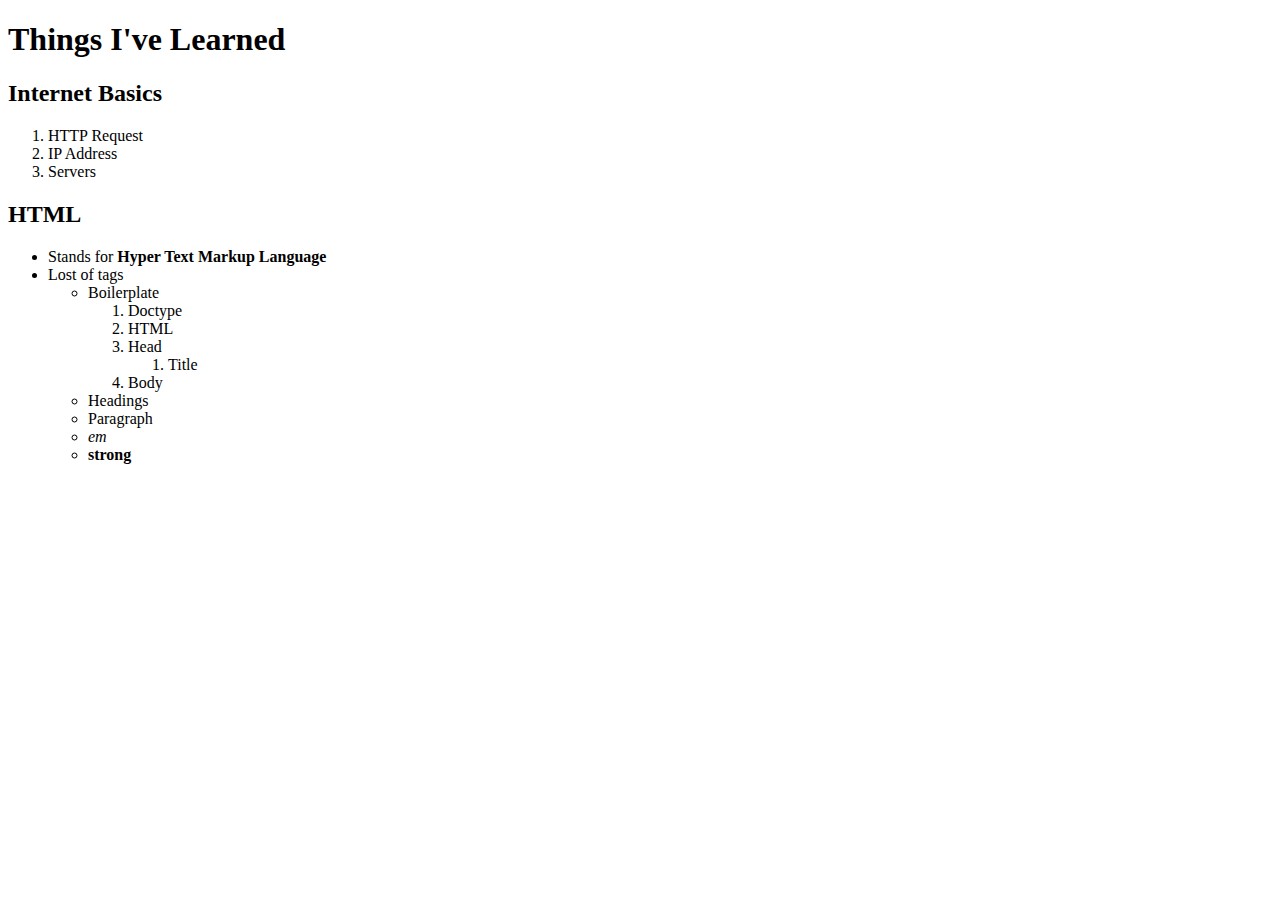
<file: index.html>
<!DOCTYPE html>
<html>
<head>
	<title>Things I've Learned</title>
</head>
<body>
	<h1>Things I've Learned</h1>
	<h2>Internet Basics</h2>
	<ol>
		<li>HTTP Request</li>
		<li>IP Address</li>
		<li>Servers</li>
	</ol>

	<h2>HTML</h2>
	<ul>
		<li>Stands for <strong>Hyper Text Markup Language</strong></li>
		<li>Lost of tags
			<ul>
				<li>Boilerplate
					<ol>
						<li>Doctype</li>
						<li>HTML</li>
						<li>Head
							<ol>
								<li>Title</li>
							</ol>
						</li>
						<li>Body</li>
					</ol>
				</li>
				<li>Headings</li>
				<li>Paragraph</li>
				<li><em>em</em></li>
				<li><strong>strong</strong></li>

			</ul>
		</li>
	</ul>
</body>
</html>
</file>
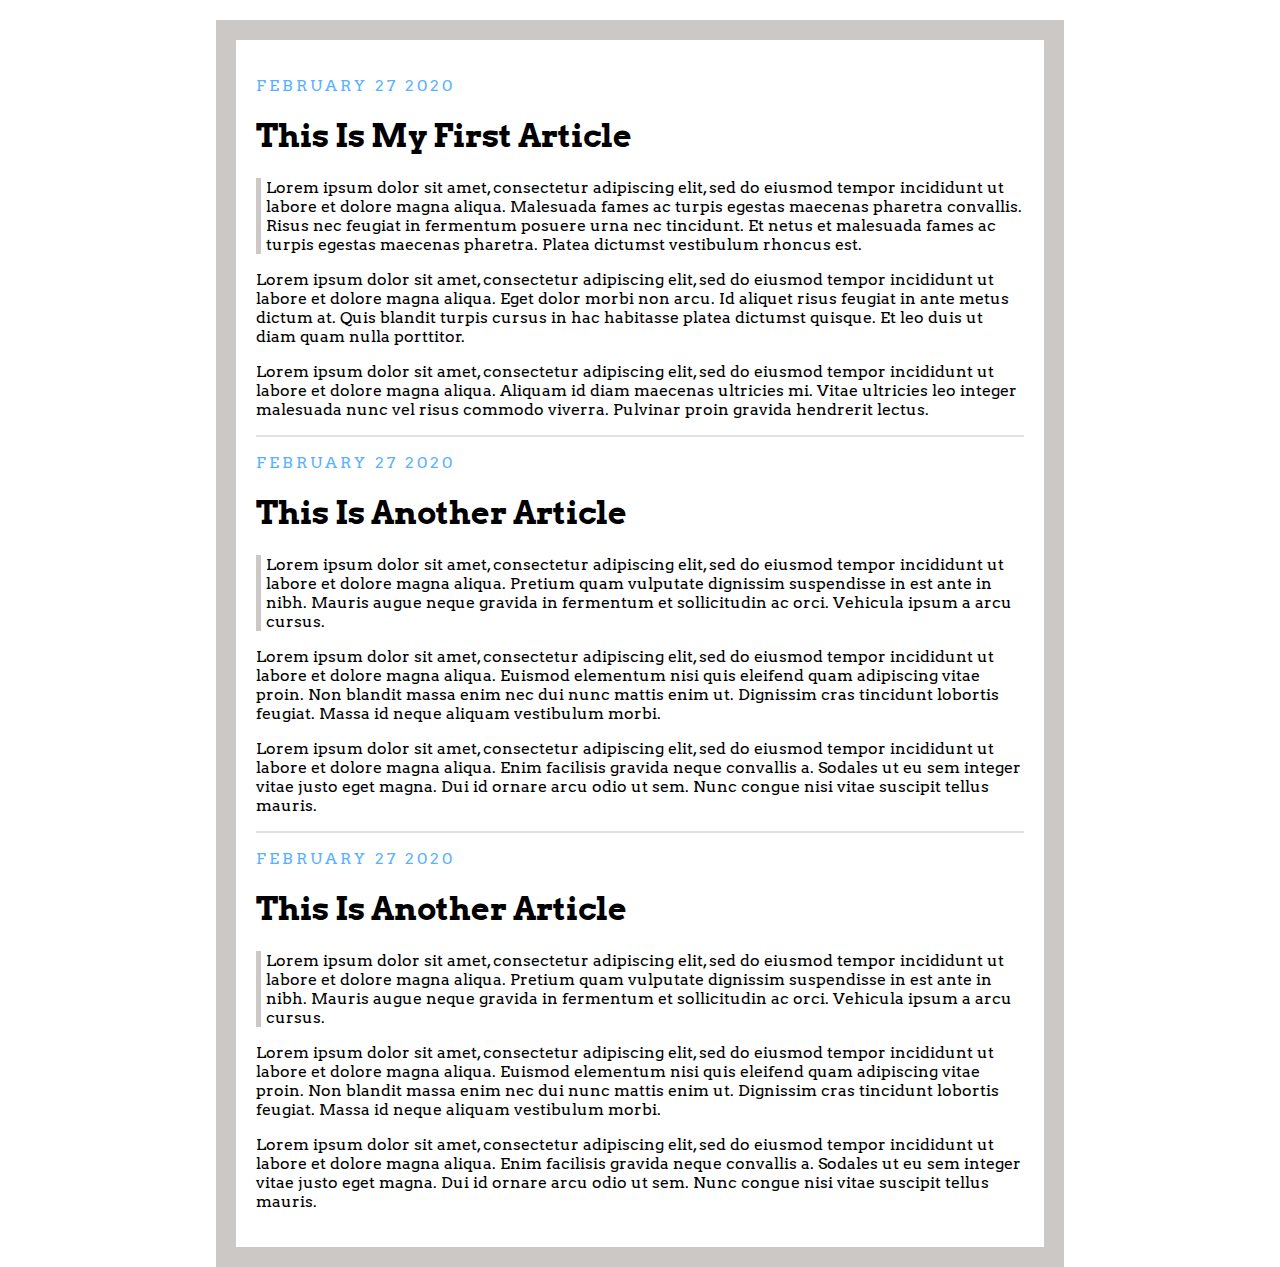
<file: Blog CSS/index.html>
<!DOCTYPE html>
<html>
<head>
	<title>Blog CSS</title>
	<link rel="stylesheet" type="text/css" href="styles.css">
	<link href="https://fonts.googleapis.com/css?family=Arvo&display=swap" rel="stylesheet">
</head>
<body>
	<div class="firstArt">
		<p class="date">february 27 2020</p>
		<h1>This Is My First Article</h1>
		<p class="firstPar">
			Lorem ipsum dolor sit amet, consectetur adipiscing elit, sed do eiusmod tempor incididunt ut labore et dolore magna aliqua. Malesuada fames ac turpis egestas maecenas pharetra convallis. Risus nec feugiat in fermentum posuere urna nec tincidunt. Et netus et malesuada fames ac turpis egestas maecenas pharetra. Platea dictumst vestibulum rhoncus est.
		</p>
		<p>
			Lorem ipsum dolor sit amet, consectetur adipiscing elit, sed do eiusmod tempor incididunt ut labore et dolore magna aliqua. Eget dolor morbi non arcu. Id aliquet risus feugiat in ante metus dictum at. Quis blandit turpis cursus in hac habitasse platea dictumst quisque. Et leo duis ut diam quam nulla porttitor.
		</p>
		<p>
			Lorem ipsum dolor sit amet, consectetur adipiscing elit, sed do eiusmod tempor incididunt ut labore et dolore magna aliqua. Aliquam id diam maecenas ultricies mi. Vitae ultricies leo integer malesuada nunc vel risus commodo viverra. Pulvinar proin gravida hendrerit lectus.
		</p>
	</div>
	<hr>
	<div class="secondArt">
		<p class="date">february 27 2020</p>
		<h1>This Is Another Article</h1>
		<p class="firstPar">
			Lorem ipsum dolor sit amet, consectetur adipiscing elit, sed do eiusmod tempor incididunt ut labore et dolore magna aliqua. Pretium quam vulputate dignissim suspendisse in est ante in nibh. Mauris augue neque gravida in fermentum et sollicitudin ac orci. Vehicula ipsum a arcu cursus.
		</p>
		<p>
			Lorem ipsum dolor sit amet, consectetur adipiscing elit, sed do eiusmod tempor incididunt ut labore et dolore magna aliqua. Euismod elementum nisi quis eleifend quam adipiscing vitae proin. Non blandit massa enim nec dui nunc mattis enim ut. Dignissim cras tincidunt lobortis feugiat. Massa id neque aliquam vestibulum morbi.
		</p>
		<p>
			Lorem ipsum dolor sit amet, consectetur adipiscing elit, sed do eiusmod tempor incididunt ut labore et dolore magna aliqua. Enim facilisis gravida neque convallis a. Sodales ut eu sem integer vitae justo eget magna. Dui id ornare arcu odio ut sem. Nunc congue nisi vitae suscipit tellus mauris.
		</p>
	</div>
	<hr>
	<div class="terdArt">
		<p class="date">february 27 2020</p>
		<h1>This Is Another Article</h1>
		<p class="firstPar">
			Lorem ipsum dolor sit amet, consectetur adipiscing elit, sed do eiusmod tempor incididunt ut labore et dolore magna aliqua. Pretium quam vulputate dignissim suspendisse in est ante in nibh. Mauris augue neque gravida in fermentum et sollicitudin ac orci. Vehicula ipsum a arcu cursus.
		</p>
		<p>
			Lorem ipsum dolor sit amet, consectetur adipiscing elit, sed do eiusmod tempor incididunt ut labore et dolore magna aliqua. Euismod elementum nisi quis eleifend quam adipiscing vitae proin. Non blandit massa enim nec dui nunc mattis enim ut. Dignissim cras tincidunt lobortis feugiat. Massa id neque aliquam vestibulum morbi.
		</p>
		<p>
			Lorem ipsum dolor sit amet, consectetur adipiscing elit, sed do eiusmod tempor incididunt ut labore et dolore magna aliqua. Enim facilisis gravida neque convallis a. Sodales ut eu sem integer vitae justo eget magna. Dui id ornare arcu odio ut sem. Nunc congue nisi vitae suscipit tellus mauris.
		</p>
	</div>

</body>
</html>
</file>
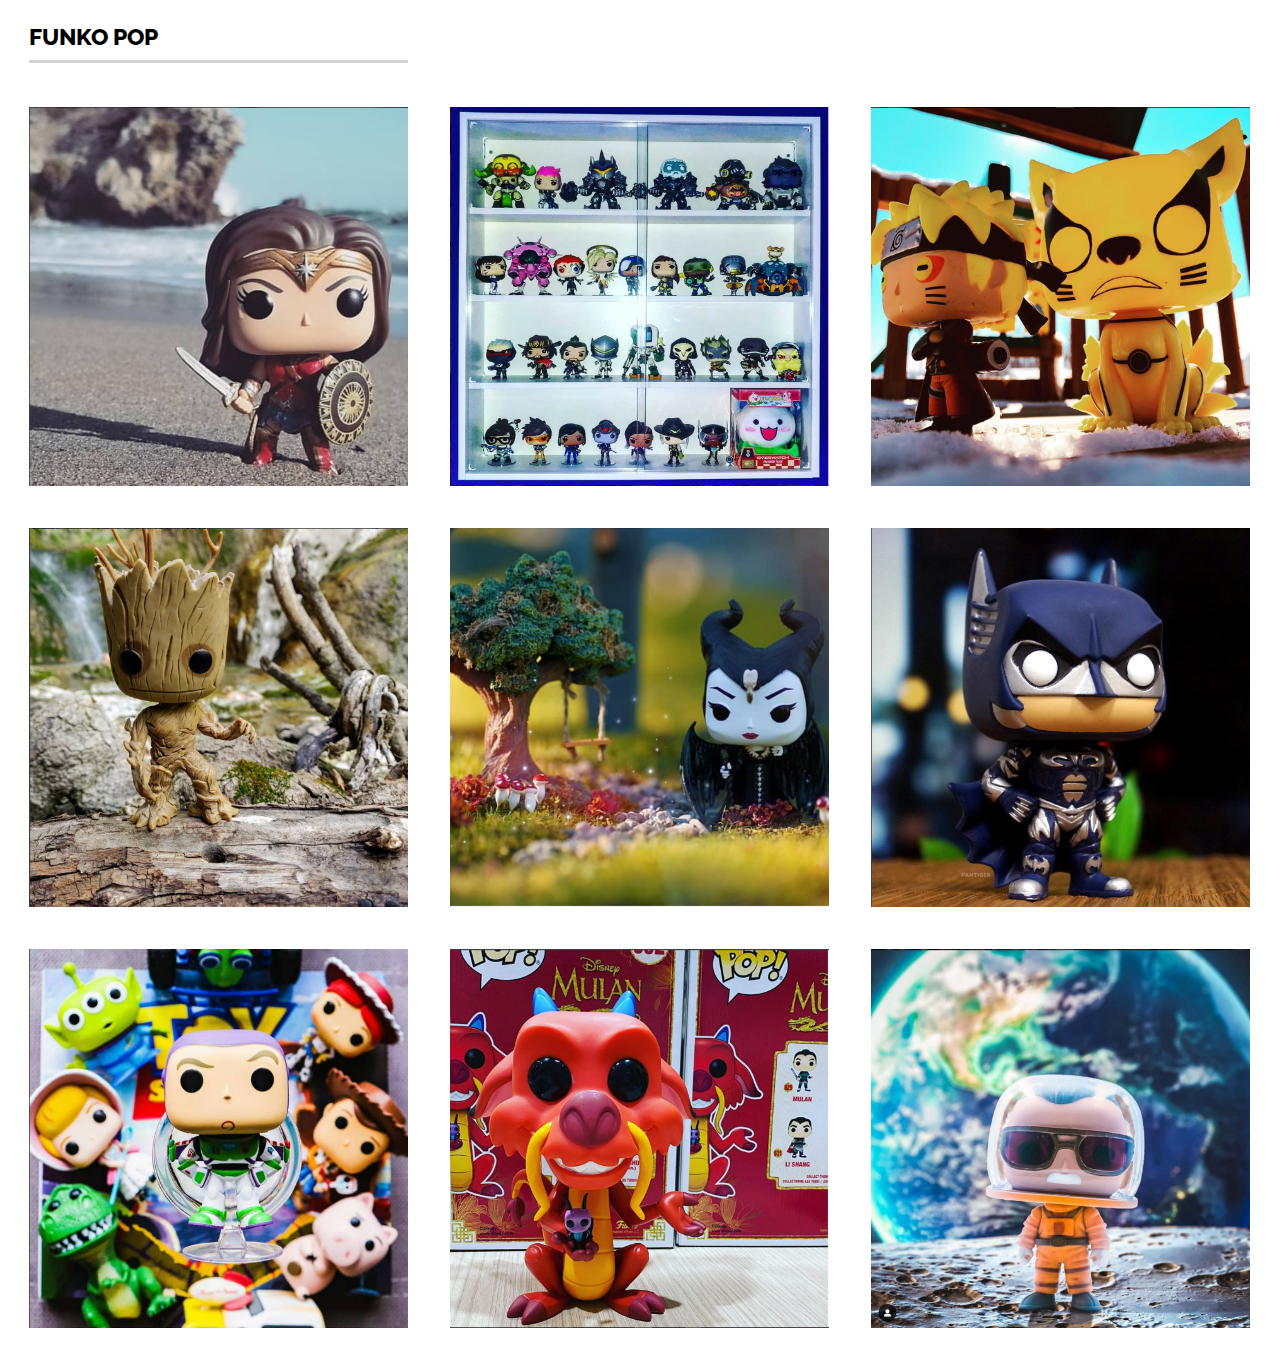
<file: PhotoGallery/index.html>
<!DOCTYPE html>
<html>
<head>
	<title>Photo Blog</title>
	<link rel="stylesheet" type="text/css" href="index.css">
	<link href="https://fonts.googleapis.com/css?family=Raleway:400,800&display=swap" rel="stylesheet">
</head>
<body>
	<p>Funko Pop</p>
	<img src="./Imagenes/wonderwoman.png">
	<img src="./Imagenes/overwatch.png">
	<img src="./Imagenes/naruto.png">
	<img src="./Imagenes/groot.png">
	<img src="./Imagenes/maleficent.png">
	<img src="./Imagenes/batman.png">
	<img src="./Imagenes/toystory.png">
	<img src="./Imagenes/mushu.png">
	<img src="./Imagenes/stanlee.png">
</body>
</html>
</file>
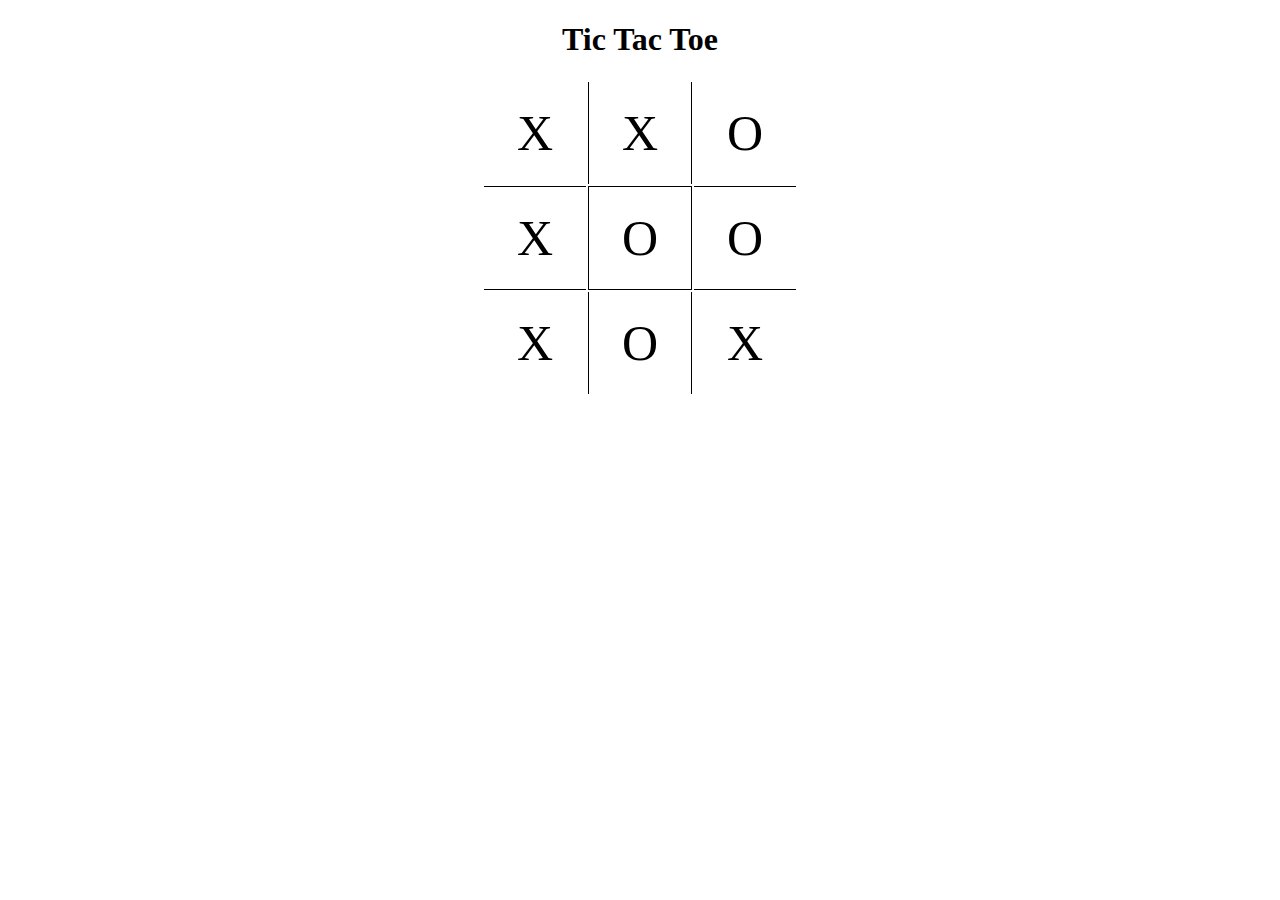
<file: Tic Tac Toe/index.html>
<!DOCTYPE html>
<html>
<head>
	<title>Tic Tac Toe</title>
	<link rel="stylesheet" type="text/css" href="index.css">
</head>
<body>
	<h1>Tic Tac Toe</h1>
	<table>
		<tbody>
			<tr>
				<td>X</td>
				<td class="vertical">X</td>
				<td>O</td>
			</tr>
			<tr>
				<td class="horizontal">X</td>
				<td class="vertical horizontal">O</td>
				<td class="horizontal">O</td>
			</tr>
			<tr>
				<td >X</td>
				<td class="vertical">O</td>
				<td >X</td>
			</tr>
		</tbody>
	</table>

</body>
</html>
</file>
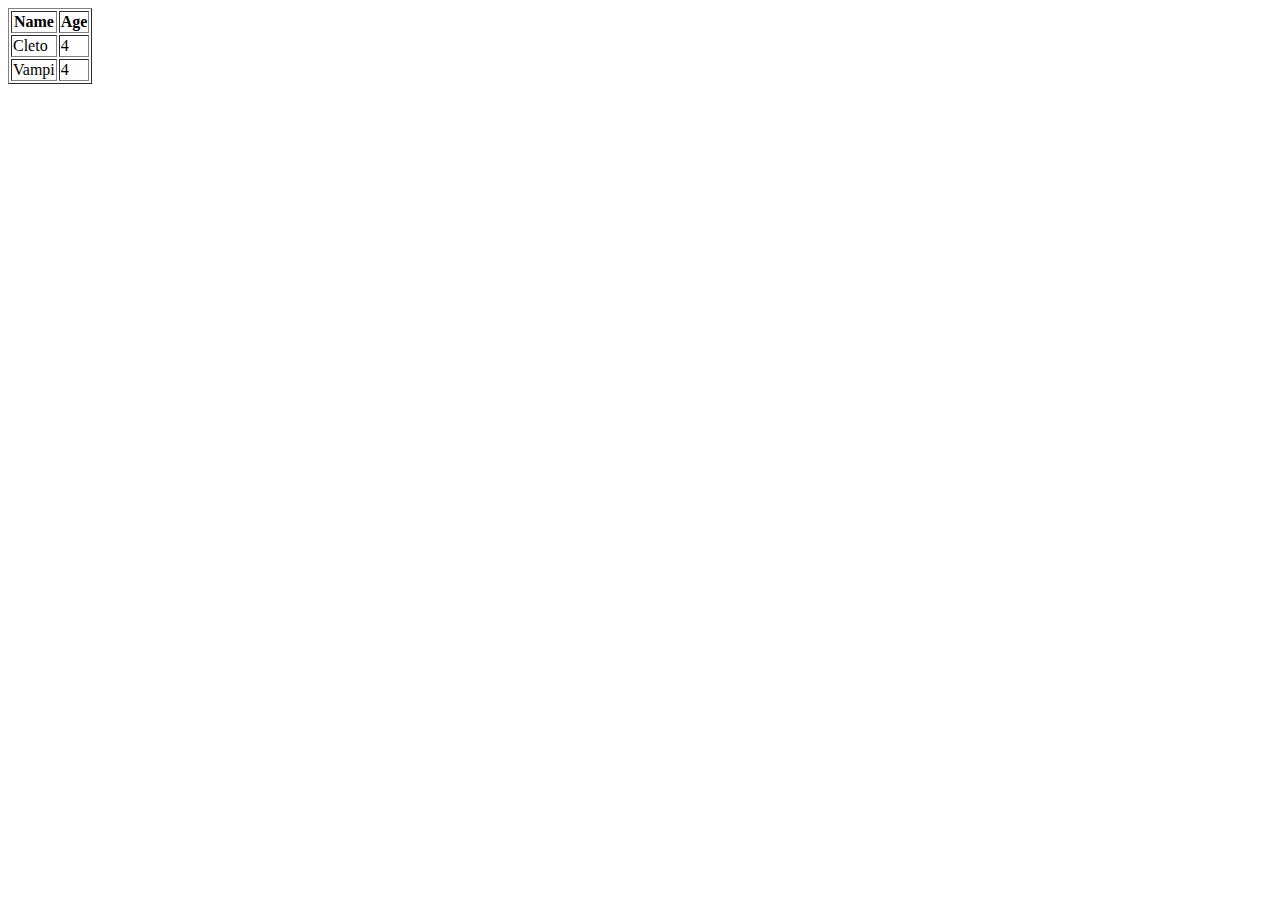
<file: firstPage.html>
<!DOCTYPE html>
<html>
<head>

	<!-- metadata goes in the head -->
	<title> My First Page</title>
</head>
<body>

	<!-- contenido va en el body -->
	<!-- <h1>This is my fisrt tag!!</h1>
	<h2>This is another heading</h2>
	<h6>This is another heading!!</h6> -->

<!-- 
	<p>Lorem Ipsum is <strong>simply dummy text</strong> of the printing and typesetting industry. <em>Lorem Ipsum</em> has been the industry's standard dummy text ever since the 1500s, when an unknown printer took a galley of type and scrambled it to make a type specimen book. It has survived not only five centuries, but also the leap into electronic typesetting, remaining essentially unchanged. It was popularised in the 1960s with the release of Letraset sheets containing Lorem Ipsum passages, and more recently with desktop publishing software like Aldus PageMaker including versions of Lorem Ipsum.</p>
	<p>sñlknlkxnclksnknlcnskn
	cnlsknlknlkncihenalknclknaohsknlknalnsid</p>

	<h4>My color list</h4>
<!-- lista ordenada (numeros)
	<ol>
		<li>Red</li>
		<li>Blue</li>
		<li>Green</li>
		<li>Yellow
			<ul>
				<li>Sunflower</li>
				<li>Banana
					<ol>
						<li>Frozen banana</li>
						<li>Not frozen banana</li>
					</ol>
				</li>
			</ul>
		</li>
	</ol> 

 lista no ordenada (puntos) -->
	<!-- <ul>
		<li><strong>Red</strong></li>
		<li>Blue</li>
		<li>Green</li>
		<li>Yellow</li>
	</ul> --> 

<table border="1">
	<th>Name</th>
	<th>Age</th>
	<tr>
		<td>Cleto</td>
		<td>4</td>
	</tr>
	<tr>
		<td>Vampi</td>
		<td>4</td>
	</tr>
</table>
</body>
</html>
</file>
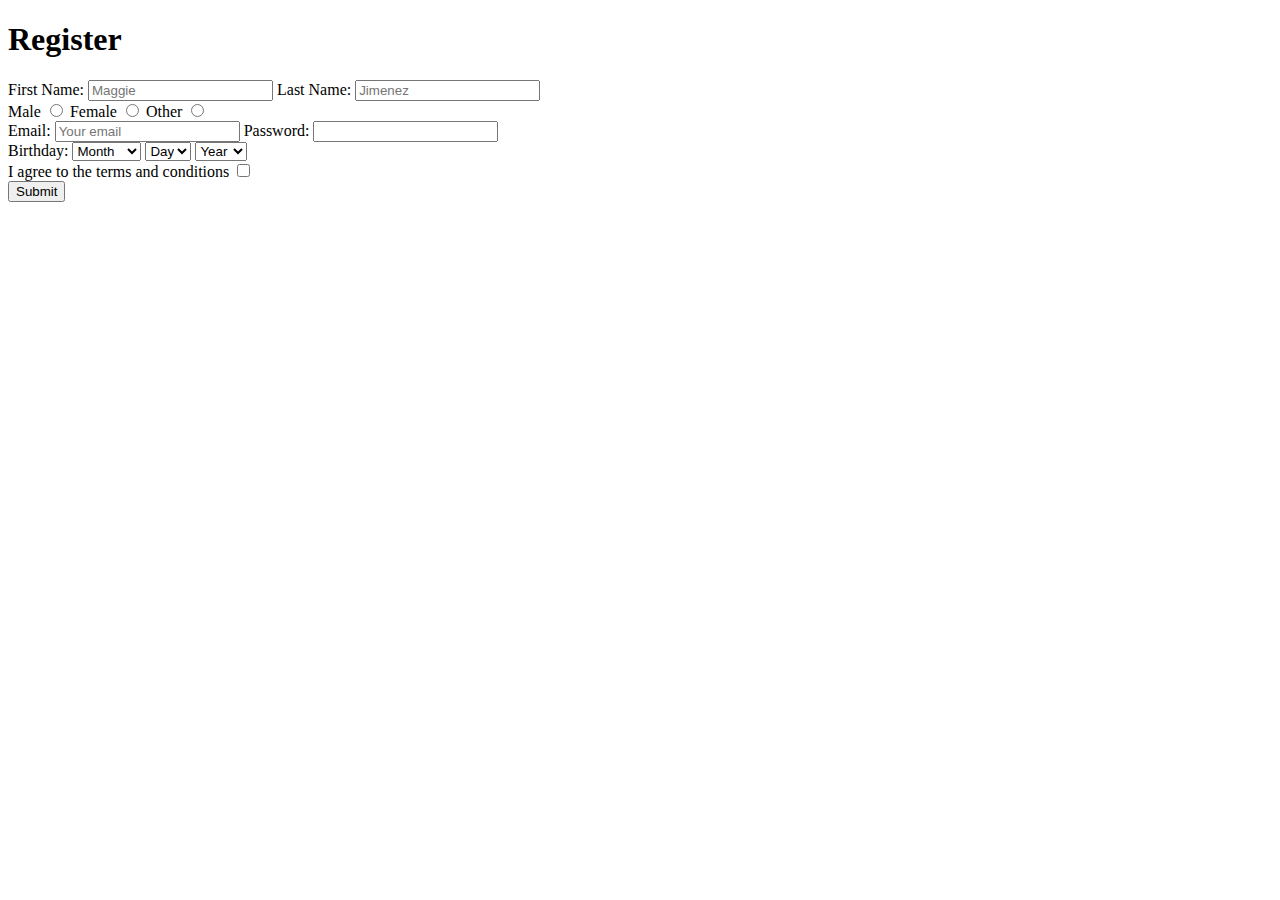
<file: FormExercise.html>
<!DOCTYPE html>
<html>
<head>
	<title>Form Exercise</title>
</head>
<body>
		<h1>Register</h1>

		<form>
			<!-- Inputs del nombre -->
			<label for="firstName">First Name:</label>
			<input id="firstName" type="text" placeholder="Maggie" required="">
			<label for="lastName">Last Name:</label>
			<input id="lastName" type="text" placeholder="Jimenez" required="">
			<div>
			<label for="male">Male</label>
			<input name="gender" id="male" type="radio">
			<label for="female">Female</label>
			<input name="gender" id="female" type="radio">
			<label for="other">Other</label>
			<input name="gender" id="other" type="radio">
			</div>
			

			<!-- Inputs del correo -->
			<div>
				<label for="correo">Email:</label>
				<input id="correo" name="correo" type="email" placeholder="Your email" required="">
				<label for="password">Password:</label>
				<input id="password" type="password" name="password" required="" pattern=".{5,10}" title="5 to 10 characters">
			</div>

			<!-- Inputs del birthday -->
			<div>
				<label for="bday">Birthday: </label>
				<select name="month">
					<option>Month</option>
					<option>Enero</option>
					<option>Febrero</option>
					<option>Marzo</option>
				</select name="day">
				<select>
					<option>Day</option>
					<option>1</option>
					<option>2</option>
					<option>3</option>
					<option>4</option>
					<option>5</option>
					<option>6</option>
					<option>7</option>
					<option>8</option>
					<option>9</option>
					<option>10</option>
				</select name="year">
				<select>
					<option>Year</option>
					<option>2001</option>
					<option>2000</option>
					<option>1999</option>
					<option>1998</option>
					<option>1997</option>
					<option>1996</option>
					<option>1995</option>
				</select>
			</div>

			<!-- Inputs del checkbox -->
			<div>
				<label>I agree to the terms and conditions </label>
				<input type="checkbox" required="">
			</div>

			<input type="submit">
		</form>
</body>
</html>
</file>
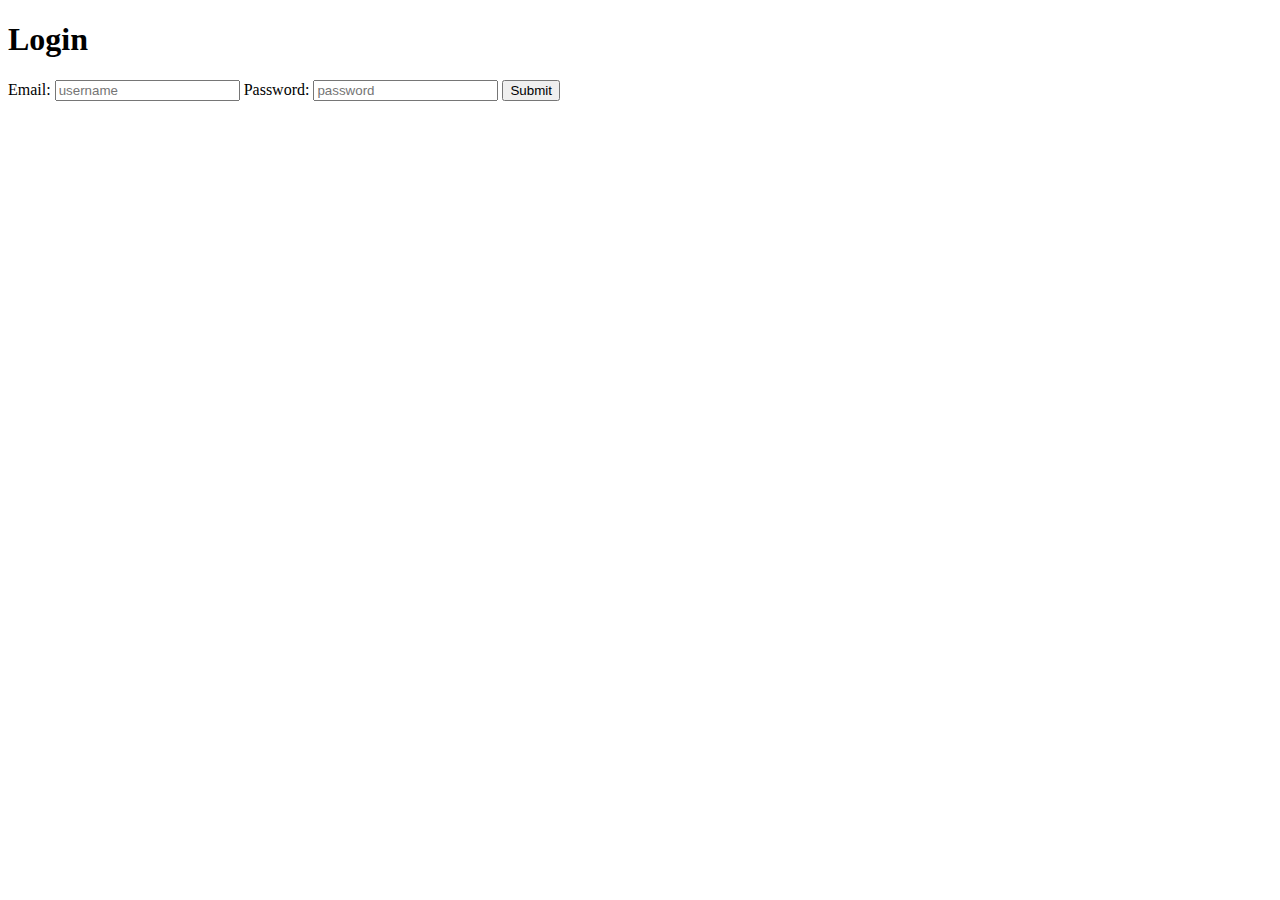
<file: forms.html>
<!DOCTYPE html>
<html>
<head>
	<title>Form Demo</title>
</head>
<body>
	<h1>Login</h1>

	<!-- actions - where the form send data to -->
	<!-- method - what HTTP methos (get/post) -->

	<form>
		<label for="username">Email:</label>
		<input id="username" name="username" type="email" placeholder="username" required="">
		<label for="password">Password: </label>
		<input id="password"name="password" type="password" placeholder="password" required="">
		
		<input type="submit">
	</form>



	

</body>
</html>
</file>
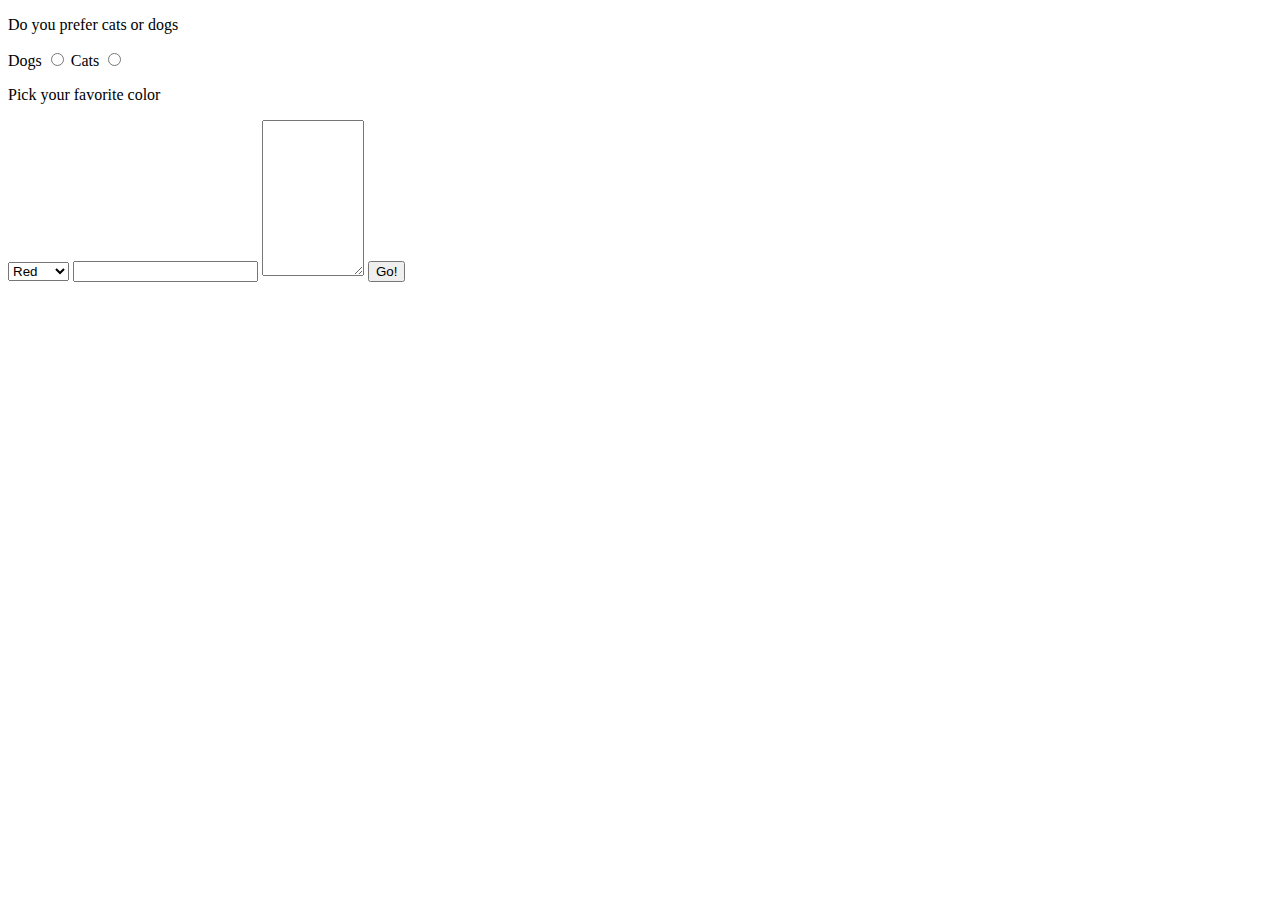
<file: inputs.html>
<!DOCTYPE html>
<html>
<head>
	<title>Inputs Demo</title>
</head>
<body>

<p>Do you prefer cats or dogs</p>

<form>
	<label for="dogs">Dogs</label>
	<input name="petChoice" id= "dogs"type="radio" value="DOGS">

	<label for="cats">Cats</label>
	<input name="petChoice" id="cats"type="radio" value="CATS">

<p>Pick your favorite color</p>
	<select name="color">
		<option>Red</option>
		<option>Blue</option>
		<option>Pink</option>
		<option>White</option>
		<option>Balck</option>
		<option>Purple</option>
	</select>

	<input type="text">
	<textarea name="paragraph " rows="10" cols="10"></textarea>

	<button>Go!</button>
</form>


</body>
</html>
</file>
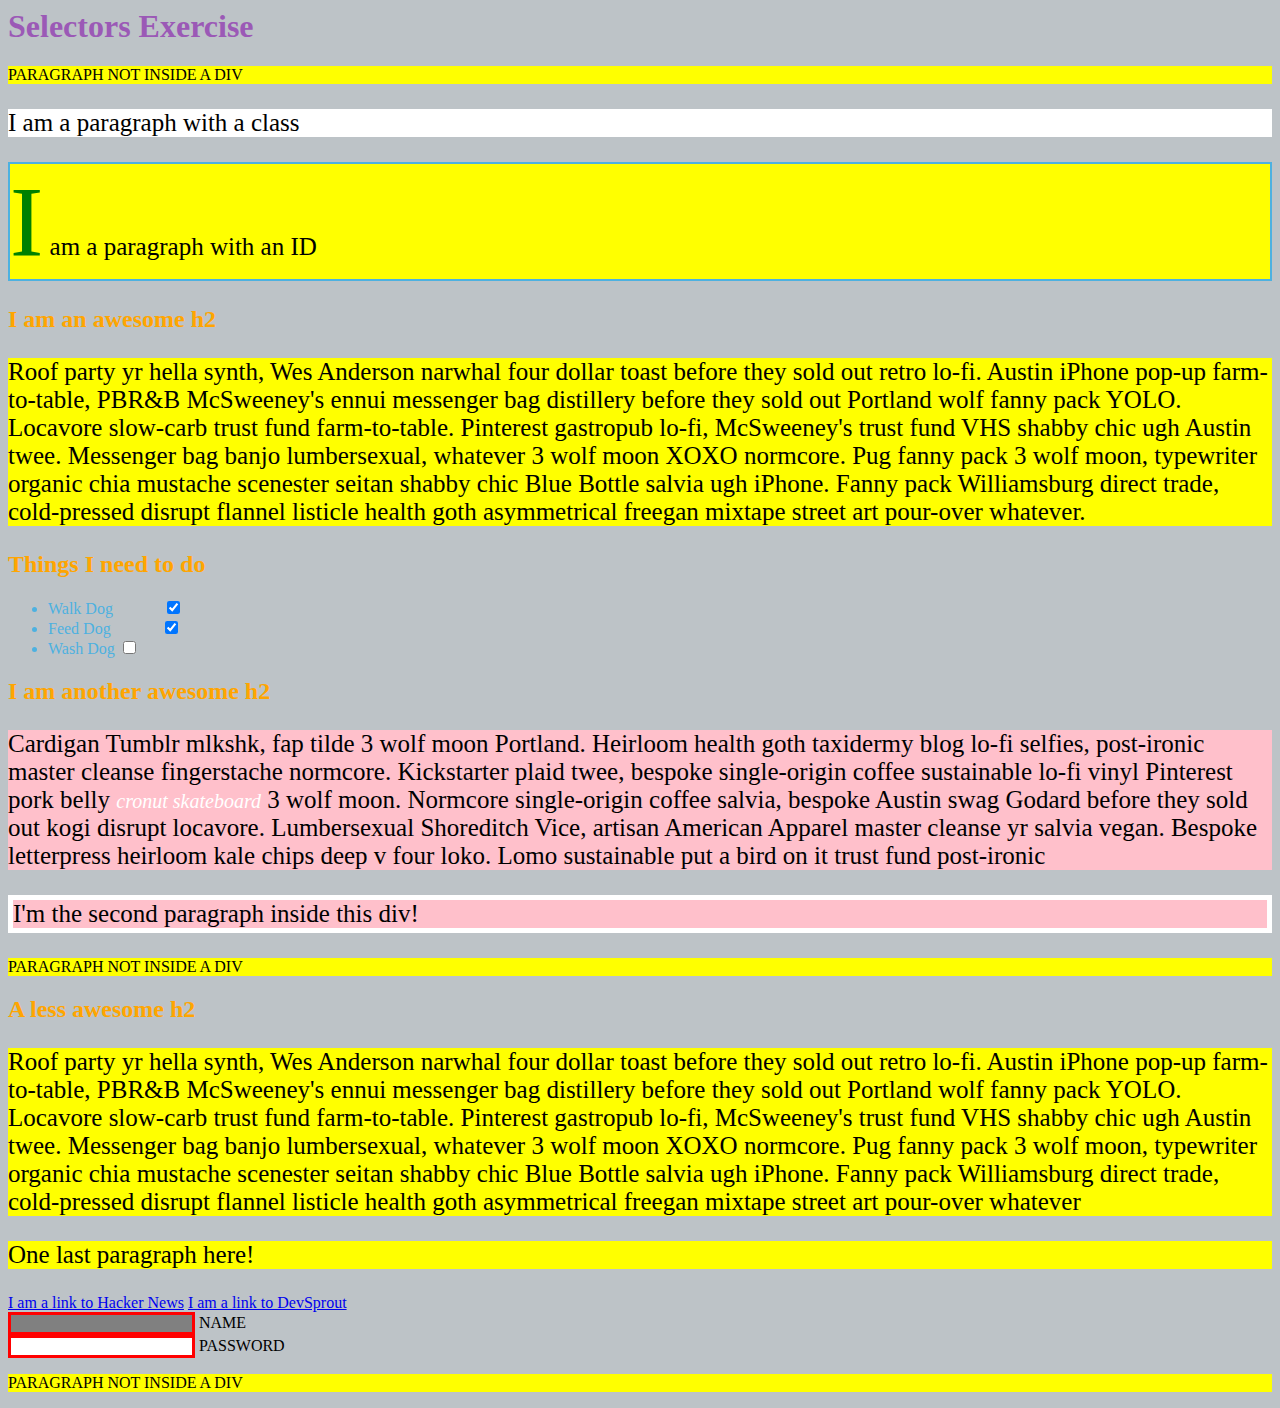
<file: 09_Selector_Exercise_Starter/selectorsExercise.html>
<html>
<head>
  <meta charset="UTF-8">
  <title>Selectors Exercise</title>
  <link rel="stylesheet" type="text/css" href="selectors.css">
</head>
<body>
  <h1>Selectors Exercise</h1>

<p>PARAGRAPH NOT INSIDE A DIV</p>

<div>
  <p class="hello">I am a paragraph with a class</p>
  <p id="special">I am a paragraph with an ID</p>

  <h2>I am an awesome h2</h2>
  
  
  <p>Roof party yr hella synth, Wes Anderson narwhal four dollar toast before they sold out retro lo-fi. Austin iPhone pop-up farm-to-table, PBR&B McSweeney's ennui messenger bag distillery before they sold out Portland wolf fanny pack YOLO. Locavore slow-carb trust fund farm-to-table. Pinterest gastropub lo-fi, McSweeney's trust fund VHS shabby chic ugh Austin twee. Messenger bag banjo lumbersexual, whatever 3 wolf moon XOXO normcore. Pug fanny pack 3 wolf moon, typewriter organic chia mustache scenester seitan shabby chic Blue Bottle salvia ugh iPhone. Fanny pack Williamsburg direct trade, cold-pressed disrupt flannel listicle health goth asymmetrical freegan mixtape street art pour-over whatever.</p>

</div>

<div>
  <h2>Things I need to do</h2>

  <ul>
    <li>Walk Dog <input type="checkbox" checked> </li>
    <li>Feed Dog <input type="checkbox" checked> </li>
    <li>Wash Dog <input type="checkbox"></li>
  </ul>
</div>

<div>
  <h2>I am another awesome h2</h2>

  <p>Cardigan Tumblr mlkshk, fap tilde 3 wolf moon Portland. Heirloom health goth taxidermy blog lo-fi selfies, post-ironic master cleanse fingerstache normcore. Kickstarter plaid twee, bespoke single-origin coffee sustainable lo-fi vinyl Pinterest pork belly <em>cronut skateboard</em> 3 wolf moon. Normcore single-origin coffee salvia, bespoke Austin swag Godard before they sold out kogi disrupt locavore. Lumbersexual Shoreditch Vice, artisan American Apparel master cleanse yr salvia vegan. Bespoke letterpress heirloom kale chips deep v four loko. Lomo sustainable put a bird on it trust fund post-ironic</p>

  <p>I'm the second paragraph inside this div!</p>
</div>

<p>PARAGRAPH NOT INSIDE A DIV</p>


<div>
  <h2>A less awesome h2</h2>

  <p>Roof party yr hella synth, Wes Anderson narwhal four dollar toast before they sold out retro lo-fi. Austin iPhone pop-up farm-to-table, PBR&B McSweeney's ennui messenger bag distillery before they sold out Portland wolf fanny pack YOLO. Locavore slow-carb trust fund farm-to-table. Pinterest gastropub lo-fi, McSweeney's trust fund VHS shabby chic ugh Austin twee. Messenger bag banjo lumbersexual, whatever 3 wolf moon XOXO normcore. Pug fanny pack 3 wolf moon, typewriter organic chia mustache scenester seitan shabby chic Blue Bottle salvia ugh iPhone. Fanny pack Williamsburg direct trade, cold-pressed disrupt flannel listicle health goth asymmetrical freegan mixtape street art pour-over whatever</p>

  <p>One last paragraph here!</p>

  <a href="https://news.ycombinator.com/">I am a link to Hacker News</a>
  <a href="https://www.devsprout.io">I am a link to DevSprout</a>
  <br>

  <input type="text" name="name" /><label> Name</label><br/>
  <input type="password" name="password" /><label> Password</label><br/>

</div>

<p>PARAGRAPH NOT INSIDE A DIV</p>

</body>
</html>
</file>
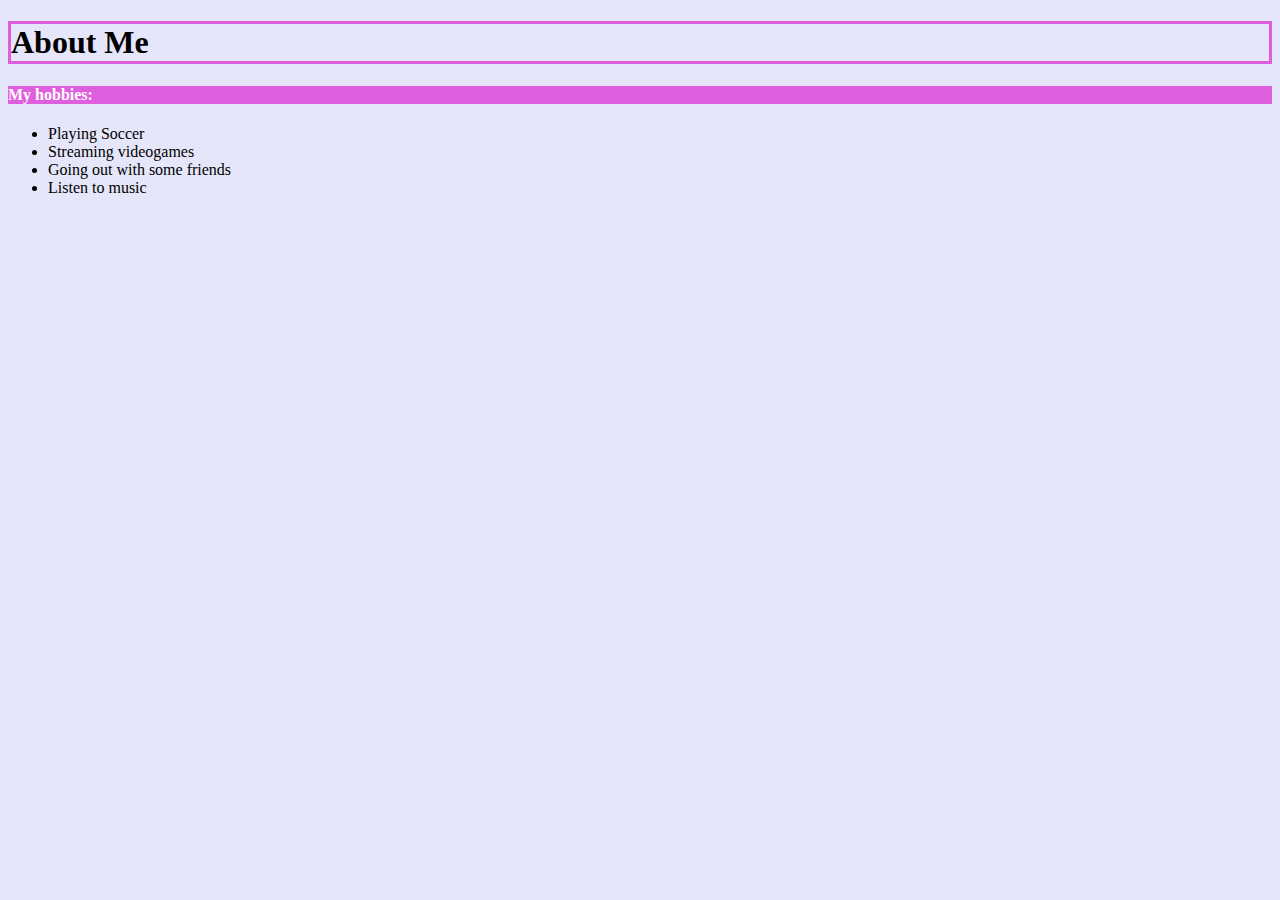
<file: AboutME/aboutMe.html>
<!DOCTYPE html>
<html>
<head>
	<title>About Me</title>
	<link rel="stylesheet" type="text/css" href="app.css">
</head>
<body>
	<h1>About Me</h1>
	<h4>My hobbies:</h4>
	<ul>
		<li>Playing Soccer</li>
		<li>Streaming videogames</li>
		<li>Going out with some friends</li>
		<li>Listen to music</li>
	</ul>

</body>
</html>
</file>
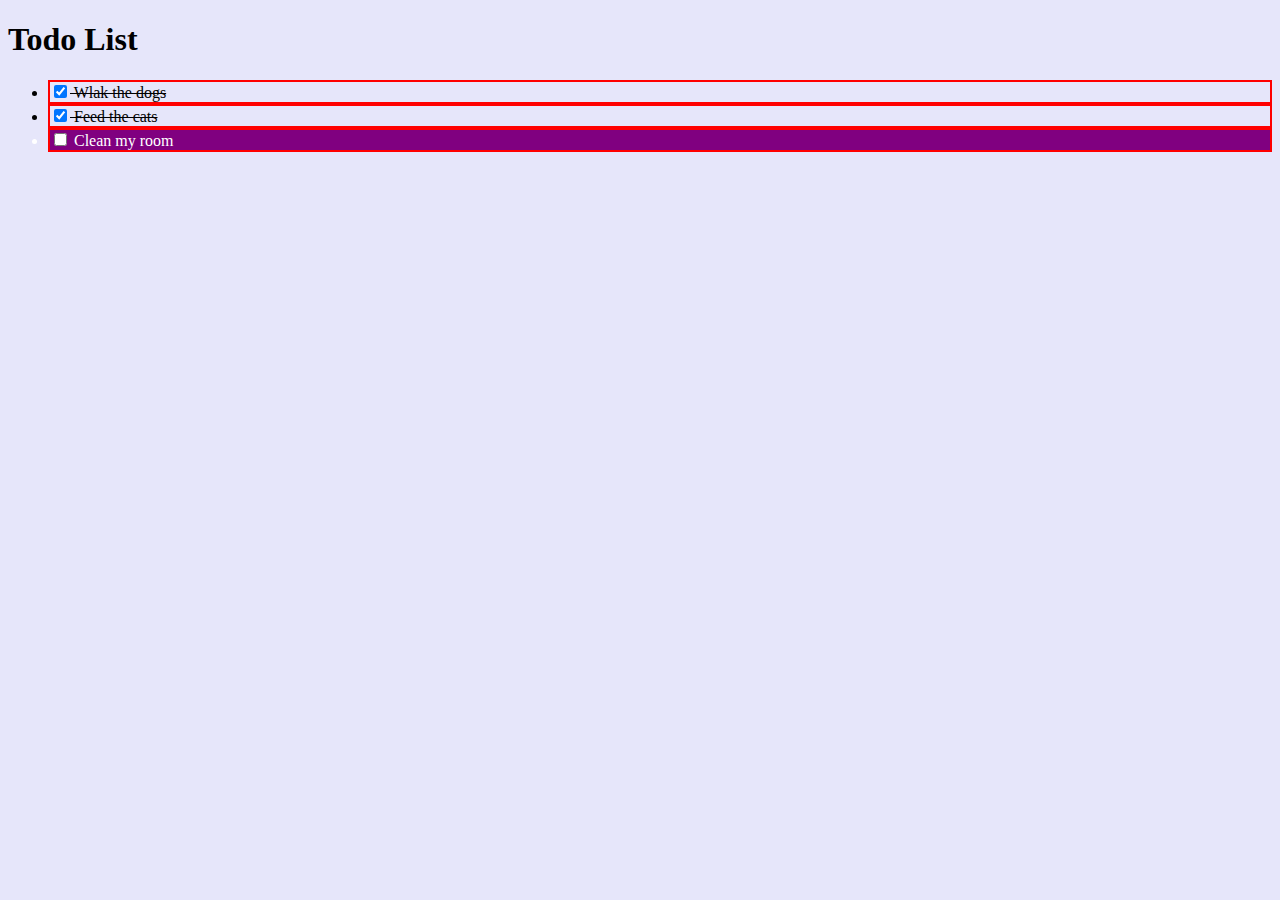
<file: TodoList/todoList.html>
<!DOCTYPE html>
<html>
<head>
	<title>Todo list</title>
	<link rel="stylesheet" type="text/css" href="index.css">
</head>
<body>
	<h1>Todo List</h1>

	<ul>
		<li class="completed">
			<input type="checkbox" checked>
		Wlak the dogs
		</li>
		<li class="completed">
			<input type="checkbox" checked>
		Feed the cats
		</li>
		<li id="last">
			<input type="checkbox">
		Clean my room
		</li>
	</ul>
</body>
</html>
</file>
<file: Blog CSS/styles.css>
body {
	width: 60%;
	margin: auto;
	margin-top: 20px;
	border: 20px solid #cbc8c6;
	padding: 20px;
	font-family: Arvo;
}

.firstPar {
	border-left: 5px solid #cbc8c6;
	padding-left: 5px;
}

.date {
	text-transform: uppercase;
	color: #5ab2ff;
	letter-spacing: 3px;
}

hr {
	border: 1px solid #e2e0df;
}
</file>
<file: PhotoGallery/index.css>
img {
	width: 30%;
	height: 379px;
	float: left;
	margin: 1.66%;
}

p {
	font-family: Raleway;
	font-size: 23px;
	margin-left: 1.66%;
	font-weight: 800;
	text-transform: uppercase;
	border-bottom: 3px solid lightgray;
	width: 30%;
	padding-bottom: 10px;
}
</file>
<file: Tic Tac Toe/index.css>
td {
	width: 100px;
	height: 100px;
	text-align: center;
	font-size: 50px;
}

table {
	margin : auto;
}

h1 {
	text-align: center;
}

.vertical {
	border-left: 1px solid black;
	border-right: 1px solid black;
}

.horizontal {
	border-top: 1px solid black;
	border-bottom: 1px solid black
}
</file>
<file: 09_Selector_Exercise_Starter/selectors.css>
/* Style the HTML elements according to the following instructions. 
DO NOT ALTER THE EXISTING HTML TO DO THIS.  WRITE ONLY CSS!

/* Give the <body> element a background of #bdc3c7*/

body {
	background-color: #bdc3c7;
}

/* Make the <h1> element #9b59b6*/

h1 {
	color: #9b59b6;
}

/* Make all <h2> elements orange */

h2 {
	color: orange;
}

/* Make all <li> elements blue(pick your own hexadecimal blue)*/ 

li {
	color: #4db1e0;
}

/*Change the background on every paragraph to be yellow*/

p {
	background-color: yellow;
}

/*Make all inputs have a 3px red border*/

input {
	border: 3px solid red;
}

/* Give everything with the class 'hello' a white background*/

.hello {
	background-color: white;
}


/* Give the element with id 'special' a 2px solid blue border(pick your own rgb blue)*/

#special {
	border: 2px solid rgb(77, 177, 224);
}

/*Make all the <p>'s that are nested inside of divs 25px font(font-size: 25px)*/

div p {
	font-size: 25px;
}

/*Make only inputs with type 'text' have a gray background*/

input[type="text"] {
	background-color: gray;
}

/* Give both <p>'s inside the 3rd <div> a pink background*/

div:nth-of-type(3) p {
	background-color: pink;
}

/* Give the 2nd <p> inside the 3rd <div> a 5px white border*/

div:nth-of-type(3) p:nth-of-type(2) {
	border: 5px solid white;
}

/* Make the <em> in the 3rd <div> element white and 20px font(font-size:20px)*/

div:nth-of-type(3) em {
	color: white;
	font-size: 20px;
}

/*BONUS CHALLENGES*/
/*You may need to research some other selectors and properties*/

/*Make all "checked" checkboxes have a left margin of 50px(margin-left: 50px)*/

input[type=checkbox]:checked {
	margin-left: 50px;
}

/* Make the <label> elements all UPPERCASE without changing the HTML(definitely look this one up*/

label {
	text-transform: uppercase;
}

/*Make the first letter of the element with id 'special' green and 100px font size(font-size: 100)*/

#special::first-letter{
	color: green;
	font-size: 100px;
}

/*Make the <h1> element's color change to blue when hovered over */

h1:hover {
	color: blue;
}

/*Make the <a> element's that have been visited gray */

a:visited {
	color: gray;
}
</file>
<file: AboutME/app.css>
h1 {
	color: black;
	/*border-color: purple;
	border-width: 5px;
	border-style: solid;*/

	border: 3px solid #df5ede;
}

body {
	background-color: #e6e6fa;
	/*background: url([data-uri]);
	background-repeat: no-repeat;
	background-size: cover;*/
}

h4 {
	background-color: #df5ede;
	color: white;
}
</file>
<file: TodoList/index.css>
body {
	background-color: #e6e6fa;
}

li {
	border: 2px solid red;
}

#last {
	background-color: purple;
	color: white;
}

.completed {
	text-decoration: line-through;
}
</file>
